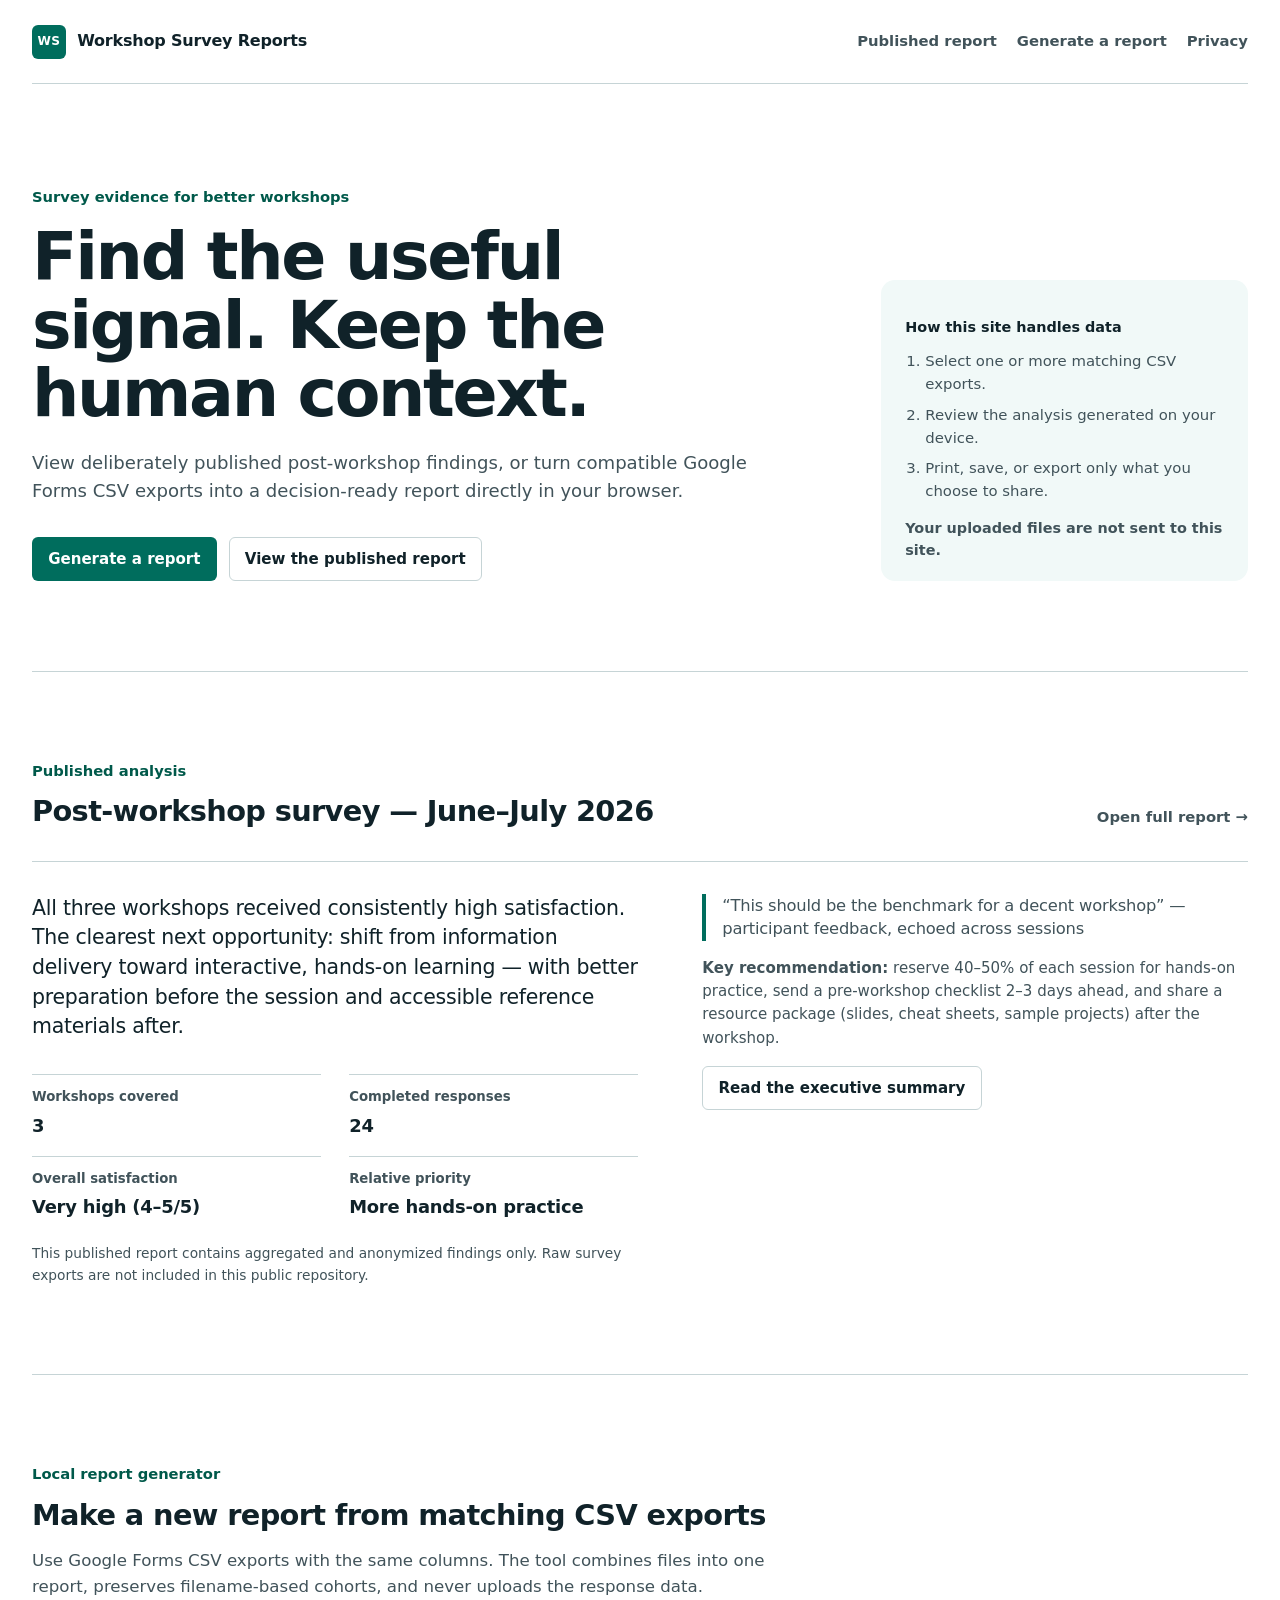
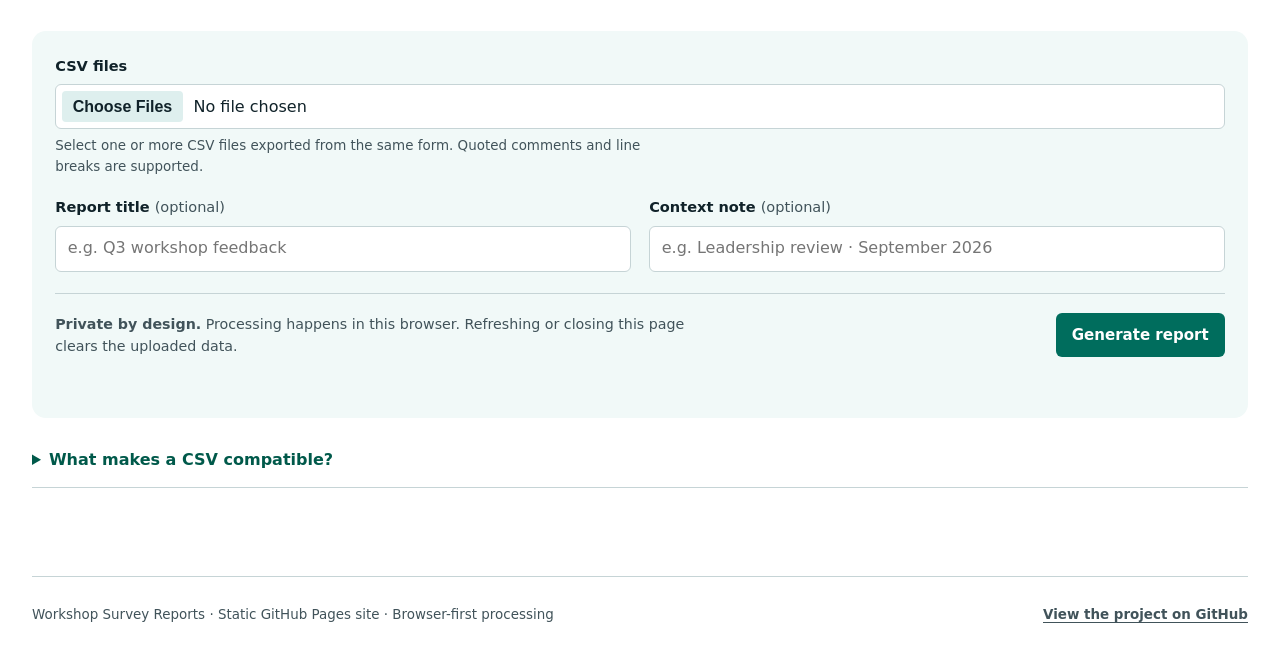
<file: site/index.html>
<!doctype html>
<html lang="en">
  <head>
    <meta charset="utf-8" />
    <meta name="viewport" content="width=device-width, initial-scale=1" />
    <meta
      name="description"
      content="A privacy-conscious static tool for publishing and generating post-workshop survey reports."
    />
    <title>Workshop Survey Reports</title>
    <link rel="stylesheet" href="assets/styles.css" />
    <script type="module" src="assets/app.js"></script>
  </head>
  <body>
    <a class="skip-link" href="#main-content">Skip to main content</a>

    <header class="site-header">
      <a class="brand" href="#top" aria-label="Workshop Survey Reports home">
        <span class="brand-mark" aria-hidden="true">WS</span>
        <span>Workshop Survey Reports</span>
      </a>
      <nav aria-label="Primary navigation">
        <a href="#published">Published report</a>
        <a href="#generator">Generate a report</a>
        <a href="#privacy">Privacy</a>
      </nav>
    </header>

    <main id="main-content">
      <section class="intro" id="top" aria-labelledby="intro-title">
        <div class="intro-copy">
          <p class="context-line">Survey evidence for better workshops</p>
          <h1 id="intro-title">Find the useful signal. Keep the human context.</h1>
          <p class="intro-lede">
            View deliberately published post-workshop findings, or turn compatible Google Forms CSV
            exports into a decision-ready report directly in your browser.
          </p>
          <div class="button-row">
            <a class="button button-primary" href="#generator">Generate a report</a>
            <a class="button button-secondary" href="#published">View the published report</a>
          </div>
        </div>
        <aside class="operating-note" aria-label="How the tool works">
          <p class="note-label">How this site handles data</p>
          <ol>
            <li>Select one or more matching CSV exports.</li>
            <li>Review the analysis generated on your device.</li>
            <li>Print, save, or export only what you choose to share.</li>
          </ol>
          <p><strong>Your uploaded files are not sent to this site.</strong></p>
        </aside>
      </section>

      <section class="section published-section" id="published" aria-labelledby="published-title">
        <div class="section-heading">
          <div>
            <p class="context-line">Published analysis</p>
            <h2 id="published-title">Post-workshop survey — June–July 2026</h2>
          </div>
          <a class="text-link" href="reports/post-workshop-2026/report.html">Open full report <span aria-hidden="true">→</span></a>
        </div>

        <div class="report-preview">
          <div class="report-reading">
            <p class="report-statement">
              All three workshops received consistently high satisfaction. The clearest next opportunity:
              shift from information delivery toward interactive, hands-on learning — with better preparation
              before the session and accessible reference materials after.
            </p>
            <dl class="report-facts">
              <div><dt>Workshops covered</dt><dd>3</dd></div>
              <div><dt>Completed responses</dt><dd>24</dd></div>
              <div><dt>Overall satisfaction</dt><dd>Very high (4–5/5)</dd></div>
              <div><dt>Relative priority</dt><dd>More hands-on practice</dd></div>
            </dl>
          </div>
          <div class="report-actions">
            <p class="report-statement" style="margin: 0; font-size: 1.02rem; color: var(--muted); border-left: 0.25rem solid var(--primary); padding-left: 1rem;">
              “This should be the benchmark for a decent workshop” — participant feedback, echoed across sessions
            </p>
            <p style="margin-top: 1rem;">
              <strong>Key recommendation:</strong> reserve 40–50% of each session for hands-on practice, send a
              pre-workshop checklist 2–3 days ahead, and share a resource package (slides, cheat sheets, sample
              projects) after the workshop.
            </p>
            <a class="button button-secondary" href="reports/post-workshop-2026/report.html">Read the executive summary</a>
          </div>
        </div>
        <p class="privacy-caption">
          This published report contains aggregated and anonymized findings only. Raw survey exports are not included in this public repository.
        </p>
      </section>

      <section class="section generator-section" id="generator" aria-labelledby="generator-title">
        <div class="section-heading compact-heading">
          <div>
            <p class="context-line">Local report generator</p>
            <h2 id="generator-title">Make a new report from matching CSV exports</h2>
          </div>
        </div>
        <p class="section-lede">
          Use Google Forms CSV exports with the same columns. The tool combines files into one report,
          preserves filename-based cohorts, and never uploads the response data.
        </p>

        <form class="report-form" id="report-form" novalidate>
          <div class="form-grid">
            <div class="field-group field-wide">
              <label for="survey-files">CSV files</label>
              <input id="survey-files" name="survey-files" type="file" accept=".csv,text/csv" multiple required />
              <p class="field-help" id="file-help">
                Select one or more CSV files exported from the same form. Quoted comments and line breaks are supported.
              </p>
            </div>
            <div class="field-group">
              <label for="report-title">Report title <span class="optional">(optional)</span></label>
              <input id="report-title" name="report-title" type="text" maxlength="120" placeholder="e.g. Q3 workshop feedback" />
            </div>
            <div class="field-group">
              <label for="report-context">Context note <span class="optional">(optional)</span></label>
              <input id="report-context" name="report-context" type="text" maxlength="180" placeholder="e.g. Leadership review · September 2026" />
            </div>
          </div>
          <div class="form-footer">
            <p class="privacy-message" id="privacy">
              <strong>Private by design.</strong> Processing happens in this browser. Refreshing or closing this page clears the uploaded data.
            </p>
            <button class="button button-primary" type="submit" id="generate-button">Generate report</button>
          </div>
          <p class="form-status" id="form-status" role="status" aria-live="polite"></p>
        </form>

        <details class="format-help">
          <summary>What makes a CSV compatible?</summary>
          <div>
            <p>
              Every selected file must have the same header row. The tool treats columns containing only
              1–5 values as rating questions, recognizes a timestamp column when present, and recognizes a
              clearly named or likely free-text feedback column when present.
            </p>
            <p>
              It is optimized for Google Forms exports like the published report. It reports missing values
              rather than silently converting them to a score.
            </p>
          </div>
        </details>
      </section>

      <section class="section results-section" id="results" hidden aria-labelledby="results-title">
        <div class="section-heading">
          <div>
            <p class="context-line">Generated locally</p>
            <h2 id="results-title" tabindex="-1">Survey report</h2>
            <p class="generated-context" id="generated-context"></p>
          </div>
          <div class="result-actions">
            <button class="button button-secondary" type="button" id="download-summary">Download summary CSV</button>
            <button class="button button-primary" type="button" id="print-report">Print / Save PDF</button>
          </div>
        </div>

        <div class="analysis-disclosure" id="analysis-disclosure"></div>
        <div class="generated-summary" id="generated-summary"></div>

        <div class="results-layout">
          <section class="result-block" aria-labelledby="question-score-title">
            <h3 id="question-score-title">Question scores</h3>
            <p class="block-intro">Means use all available responses to each item. The bar uses the full 0–5 scale.</p>
            <div class="score-list" id="score-list"></div>
          </section>

          <section class="result-block" aria-labelledby="cohort-title">
            <h3 id="cohort-title">Filename-based cohorts</h3>
            <p class="block-intro">Cohort labels come from filenames and are descriptive only—not departments or facilitators.</p>
            <div class="table-scroll" id="cohort-table"></div>
          </section>
        </div>

        <section class="result-block" id="profile-results" hidden aria-labelledby="profile-title">
          <h3 id="profile-title">Additional profile fields</h3>
          <p class="block-intro">
            Categorical fields outside the rating scale—such as department, team, job level, location, or AI-tool questions—are summarized when present.
          </p>
          <div class="profile-grid" id="profile-fields"></div>
        </section>

        <section class="result-block" aria-labelledby="distribution-title">
          <h3 id="distribution-title">Full question distribution</h3>
          <p class="block-intro">Ratings are classified as positive (4–5), neutral (3), and negative (1–2) for analysis.</p>
          <div class="table-scroll" id="question-table"></div>
        </section>

        <section class="result-block feedback-block" id="feedback-results" hidden aria-labelledby="feedback-title">
          <h3 id="feedback-title">Written feedback — local review</h3>
          <p class="block-intro">
            Automated phrase tags are an orientation aid, not a substitute for human review. Comments remain in this browser unless you export them yourself.
          </p>
          <div class="feedback-layout">
            <div id="feedback-themes"></div>
            <details class="local-comments">
              <summary id="comment-summary">Review written comments</summary>
              <ol id="comment-list"></ol>
            </details>
          </div>
        </section>

        <section class="method-note" aria-labelledby="method-title">
          <h3 id="method-title">Methods and limits</h3>
          <ul id="method-list"></ul>
        </section>
      </section>
    </main>

    <footer class="site-footer">
      <p>Workshop Survey Reports · Static GitHub Pages site · Browser-first processing</p>
      <a href="https://github.com/swd-edag-my/workshop-survey-reports">View the project on GitHub</a>
    </footer>
  </body>
</html>
</file>
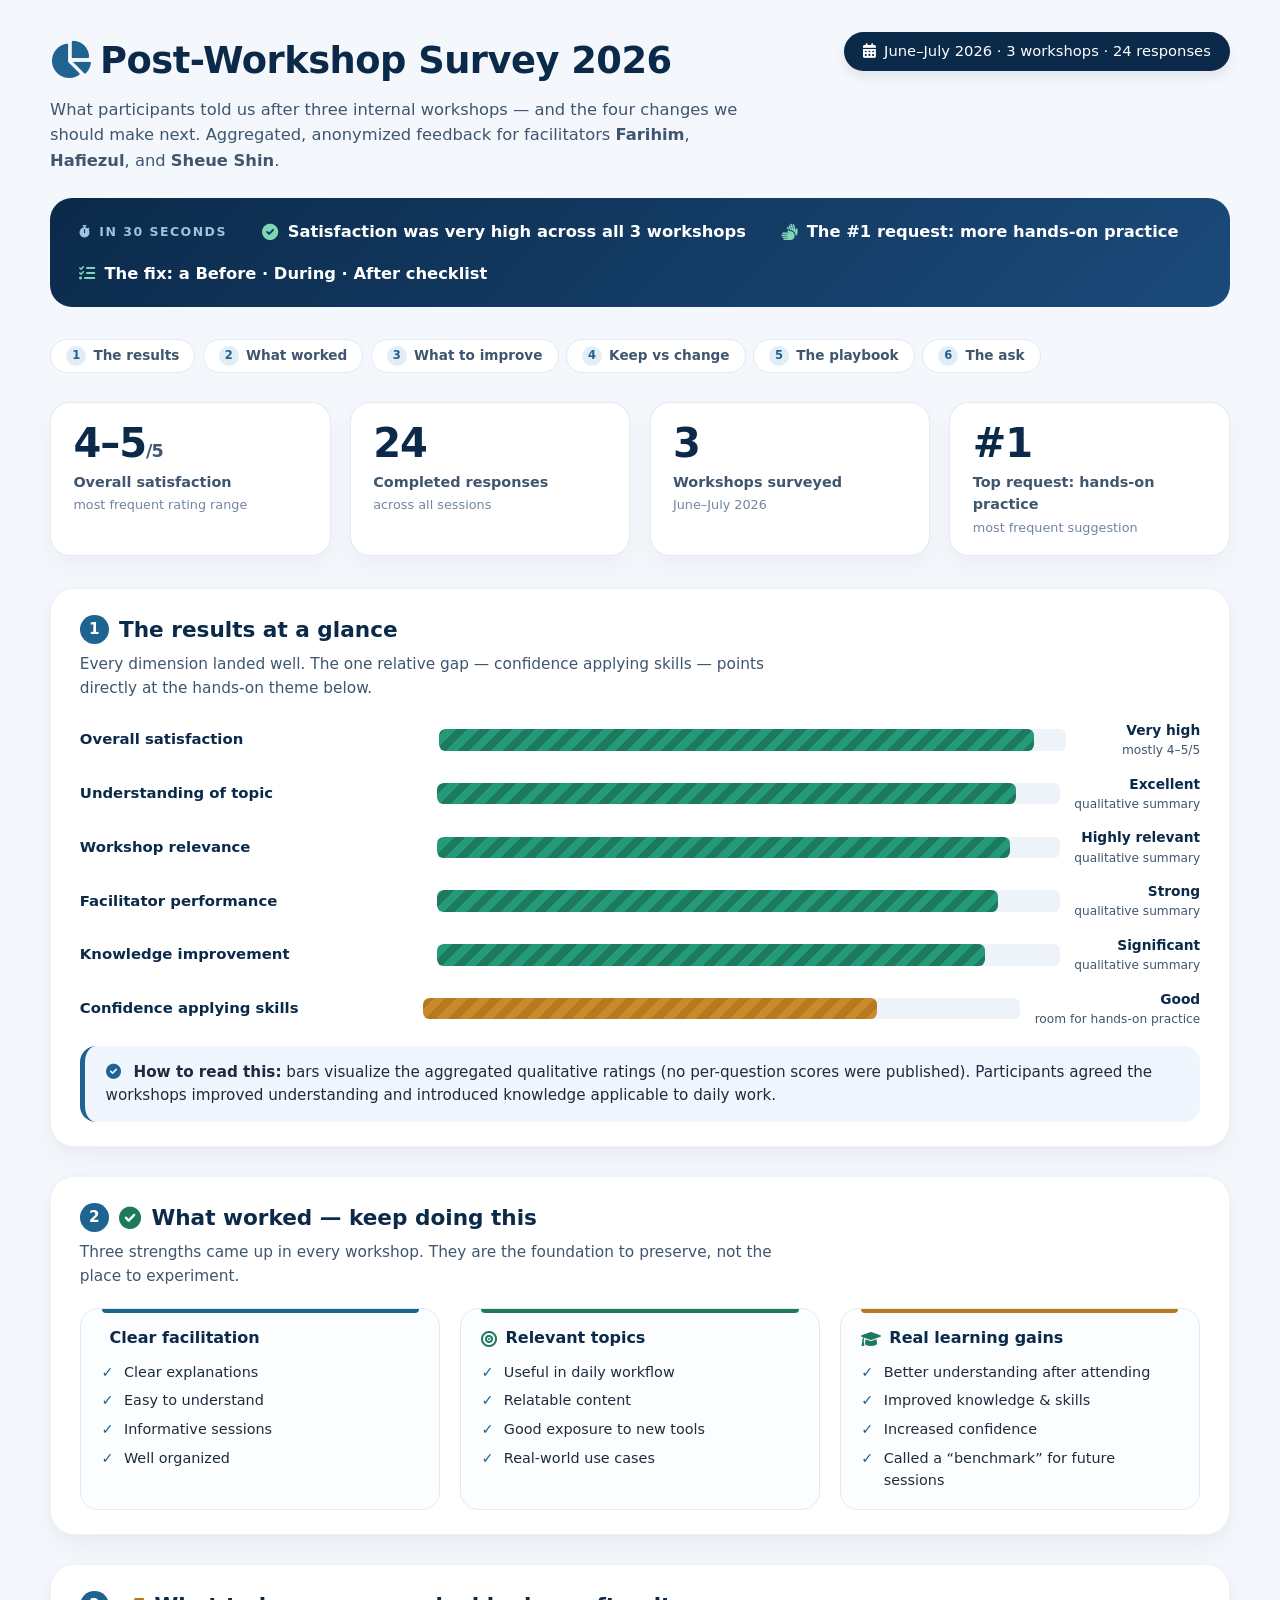
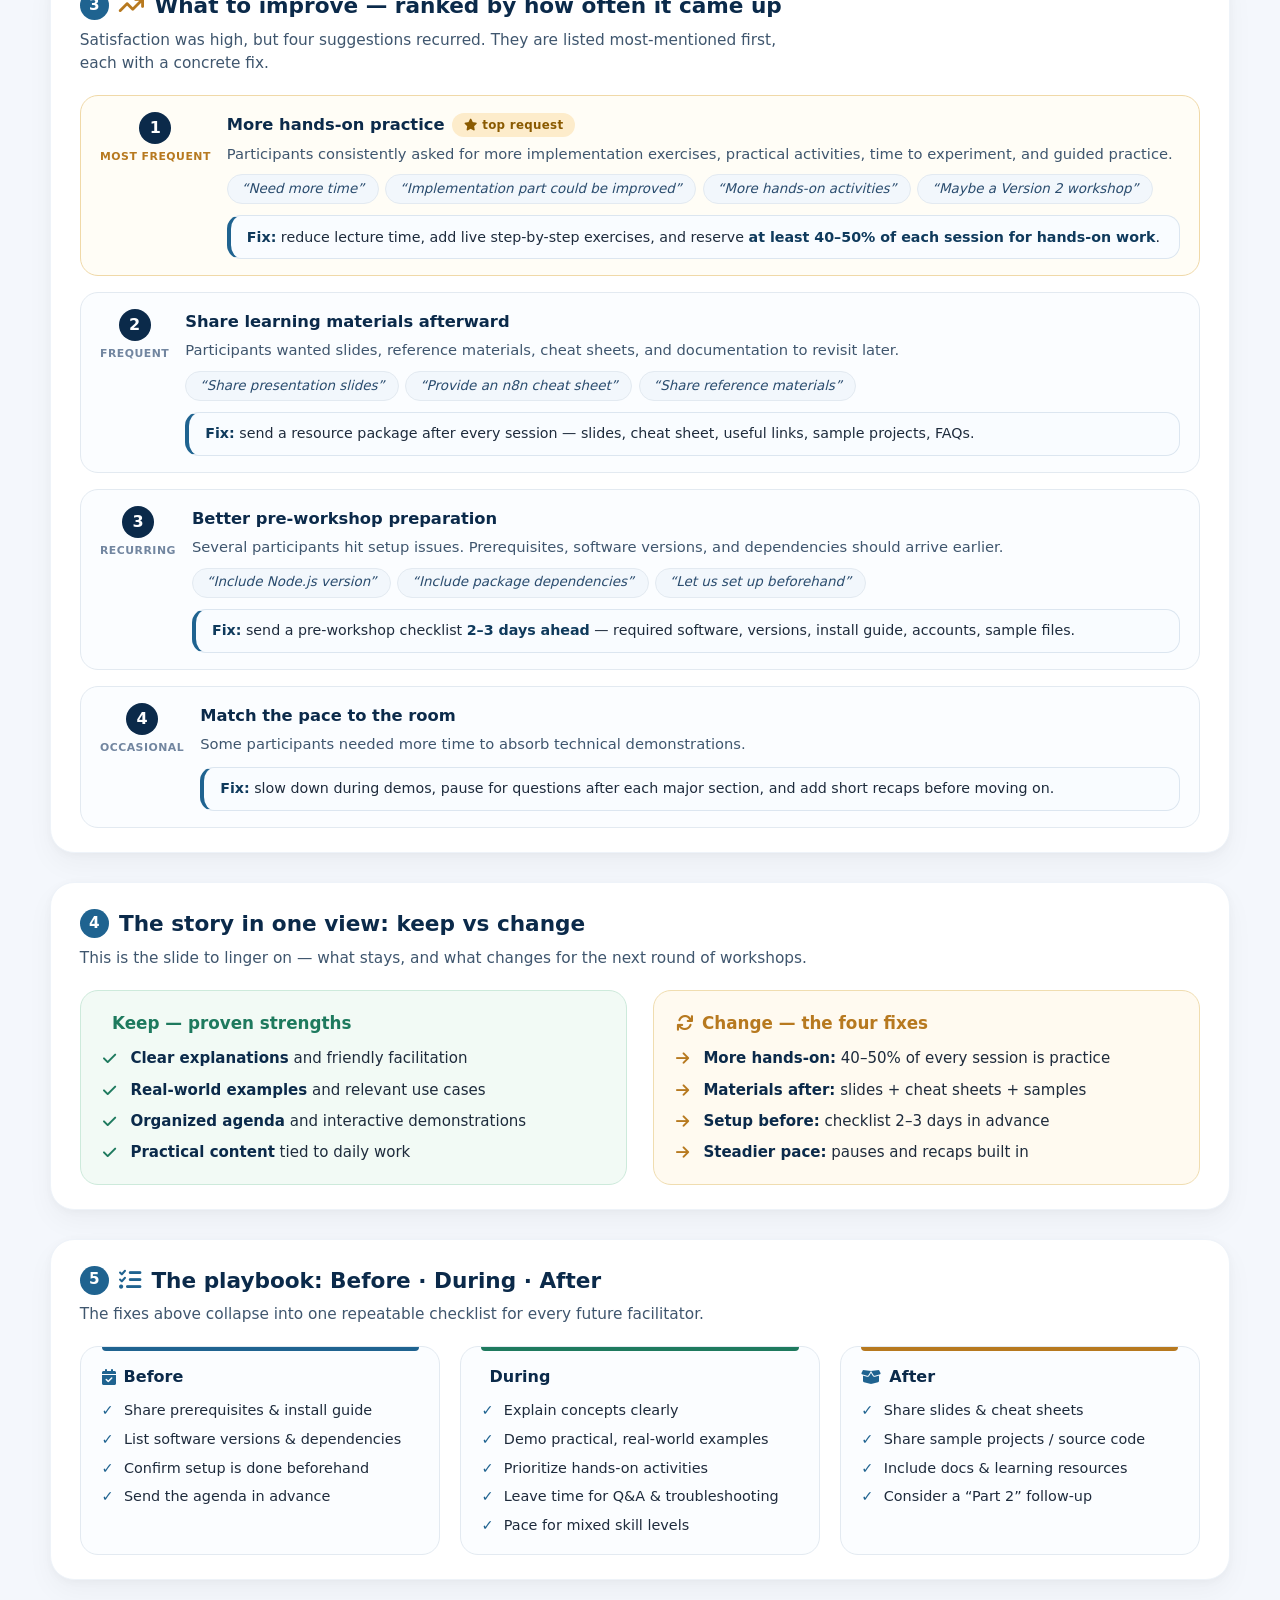
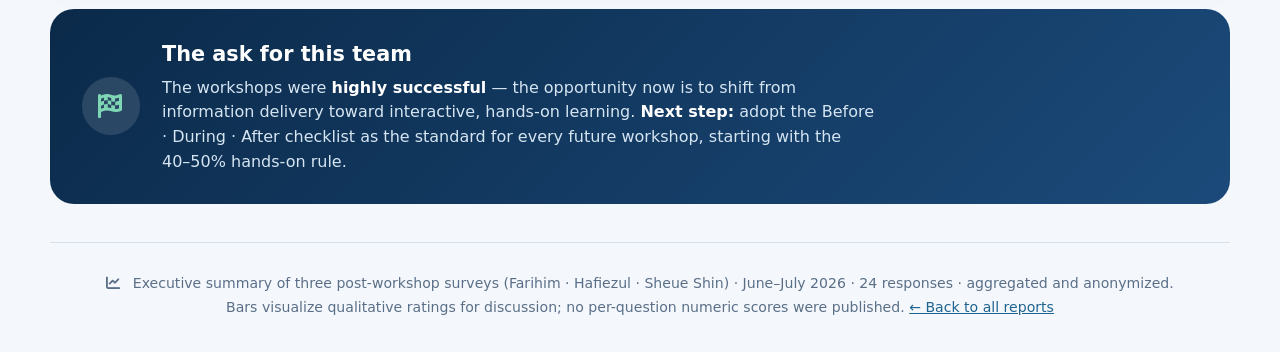
<file: site/reports/post-workshop-2026/report.html>
<!DOCTYPE html>
<html lang="en">
<head>
  <meta charset="UTF-8" />
  <meta name="viewport" content="width=device-width, initial-scale=1.0"/>
  <title>Post-Workshop Survey 2026 · Key Insights &amp; Recommendations</title>
  <!-- Font Awesome (icons) -->
  <link rel="stylesheet" href="https://cdnjs.cloudflare.com/ajax/libs/font-awesome/6.0.0-beta3/css/all.min.css" />
  <style>
    * { margin: 0; padding: 0; box-sizing: border-box; }

    :root {
      --ink: #1e2b3c;
      --ink-soft: #3f566e;
      --navy: #0b2a4a;
      --blue: #1f6390;
      --blue-soft: #e3edf6;
      --green: #1e7a5e;
      --green-soft: #d9f0e3;
      --amber: #b7791f;
      --amber-soft: #fdf4e6;
      --line: #e3eaf1;
      --bg: #f4f7fc;
    }

    body {
      background: var(--bg);
      font-family: 'Segoe UI', Roboto, system-ui, sans-serif;
      padding: 2rem 1.5rem;
      color: var(--ink);
      line-height: 1.55;
    }

    .container { max-width: 1180px; margin: 0 auto; }

    a { color: var(--blue); }

    /* ---------- header ---------- */
    .header {
      margin-bottom: 1.6rem;
      display: flex;
      flex-wrap: wrap;
      justify-content: space-between;
      align-items: flex-start;
      gap: 1rem;
    }
    .header h1 {
      font-weight: 650;
      font-size: clamp(1.7rem, 3.4vw, 2.3rem);
      letter-spacing: -0.5px;
      color: var(--navy);
    }
    .header h1 i { color: var(--blue); margin-right: 0.6rem; }
    .subtitle {
      margin-top: 0.5rem;
      color: var(--ink-soft);
      font-size: 1.02rem;
      max-width: 720px;
    }
    .badge {
      background: var(--navy);
      color: #fff;
      padding: 0.5rem 1.2rem;
      border-radius: 40px;
      font-weight: 500;
      font-size: 0.92rem;
      white-space: nowrap;
      box-shadow: 0 6px 12px rgba(0,20,40,0.08);
    }
    .badge i { margin-right: 0.5rem; }

    /* ---------- talking points banner ---------- */
    .talking-points {
      background: linear-gradient(135deg, #0b2a4a, #1b4a7a);
      color: #fff;
      border-radius: 22px;
      padding: 1.3rem 1.8rem;
      margin-bottom: 2rem;
      display: flex;
      flex-wrap: wrap;
      gap: 1rem 2.2rem;
      align-items: center;
    }
    .talking-points .tp-label {
      font-size: 0.78rem;
      font-weight: 700;
      letter-spacing: 1.5px;
      text-transform: uppercase;
      color: #9cc3e0;
      display: flex;
      align-items: center;
      gap: 0.5rem;
    }
    .talking-points .tp-item {
      font-size: 1.02rem;
      font-weight: 550;
      display: flex;
      align-items: center;
      gap: 0.6rem;
    }
    .talking-points .tp-item i { color: #7fd6b5; }

    /* ---------- headline stat band ---------- */
    .stat-band {
      display: grid;
      grid-template-columns: repeat(4, 1fr);
      gap: 1.2rem;
      margin-bottom: 2rem;
    }
    .stat {
      background: #fff;
      border: 1px solid var(--line);
      border-radius: 20px;
      padding: 1.3rem 1.4rem 1.1rem;
      box-shadow: 0 10px 24px rgba(0,0,0,0.04);
    }
    .stat .num {
      font-size: 2.5rem;
      font-weight: 700;
      letter-spacing: -1px;
      color: var(--navy);
      line-height: 1;
      font-variant-numeric: tabular-nums;
    }
    .stat .num .unit { font-size: 1.1rem; font-weight: 600; color: var(--ink-soft); }
    .stat .cap {
      margin-top: 0.45rem;
      font-size: 0.9rem;
      color: var(--ink-soft);
      font-weight: 600;
    }
    .stat .sub { font-size: 0.8rem; color: #7286a0; font-weight: 400; display: block; margin-top: 0.15rem; }

    /* ---------- cards & section scaffold ---------- */
    .card {
      background: #fff;
      border-radius: 24px;
      padding: 1.5rem 1.8rem;
      box-shadow: 0 12px 28px rgba(0,0,0,0.04), 0 2px 8px rgba(0,20,40,0.03);
      border: 1px solid #eef3f9;
      margin-bottom: 1.8rem;
    }
    .card > h2 {
      font-size: 1.35rem;
      font-weight: 650;
      margin-bottom: 0.4rem;
      color: var(--navy);
      display: flex;
      align-items: center;
      gap: 0.65rem;
    }
    .card > h2 i { color: var(--blue); font-size: 1.4rem; }
    .section-lede { color: var(--ink-soft); font-size: 0.96rem; margin-bottom: 1.2rem; max-width: 75ch; }

    .sec-num {
      display: inline-flex;
      align-items: center;
      justify-content: center;
      min-width: 1.8rem;
      height: 1.8rem;
      border-radius: 50%;
      background: var(--blue);
      color: #fff;
      font-size: 0.95rem;
      font-weight: 700;
    }

    .grid-2col { display: grid; grid-template-columns: 1fr 1fr; gap: 1.8rem; margin-bottom: 1.8rem; }
    .grid-2col .card { margin-bottom: 0; }

    /* ---------- score bars (visual, not color-only) ---------- */
    .bar-list { display: grid; gap: 0.85rem; margin-top: 0.4rem; }
    .bar-row { display: grid; grid-template-columns: minmax(11rem, 1.1fr) minmax(8rem, 2fr) auto; align-items: center; gap: 0.9rem; }
    .bar-label { font-size: 0.93rem; font-weight: 600; color: var(--navy); }
    .bar-track { position: relative; height: 1.35rem; background: #eef3f9; border-radius: 0.4rem; overflow: hidden; }
    .bar-fill {
      height: 100%;
      border-radius: inherit;
      background: repeating-linear-gradient(-45deg, var(--blue), var(--blue) 8px, #2b6c9e 8px, #2b6c9e 16px);
    }
    .bar-fill.green { background: repeating-linear-gradient(-45deg, var(--green), var(--green) 8px, #259a78 8px, #259a78 16px); }
    .bar-fill.amber { background: repeating-linear-gradient(-45deg, #c98a2b, #c98a2b 8px, var(--amber) 8px, var(--amber) 16px); }
    .bar-value { min-width: 7.5rem; font-size: 0.86rem; font-weight: 600; color: var(--navy); text-align: right; font-variant-numeric: tabular-nums; }
    .bar-value .qual { display: block; font-size: 0.76rem; font-weight: 500; color: var(--ink-soft); }

    /* ---------- ranked improvement themes ---------- */
    .rank-list { display: grid; gap: 1rem; margin-top: 0.4rem; }
    .rank-item {
      display: grid;
      grid-template-columns: auto 1fr;
      gap: 1rem;
      background: #fbfdff;
      border: 1px solid var(--line);
      border-radius: 18px;
      padding: 1rem 1.2rem;
    }
    .rank-item.most { border-color: #f0d9a8; background: #fffdf6; }
    .rank-badge {
      display: flex;
      flex-direction: column;
      align-items: center;
      gap: 0.3rem;
      min-width: 3.4rem;
    }
    .rank-badge .rank {
      display: inline-flex;
      align-items: center;
      justify-content: center;
      width: 2rem;
      height: 2rem;
      border-radius: 50%;
      background: var(--navy);
      color: #fff;
      font-weight: 700;
      font-size: 1rem;
    }
    .rank-badge .freq { font-size: 0.68rem; font-weight: 700; letter-spacing: 0.5px; text-transform: uppercase; color: #7286a0; text-align: center; }
    .rank-badge .freq.hot { color: var(--amber); }
    .rank-body h3 { font-size: 1.02rem; font-weight: 650; color: var(--navy); margin-bottom: 0.3rem; display: flex; align-items: center; flex-wrap: wrap; gap: 0.5rem; }
    .rank-body p { font-size: 0.92rem; color: var(--ink-soft); }

    .pill {
      display: inline-block;
      background: var(--blue-soft);
      color: #15415f;
      font-size: 0.74rem;
      font-weight: 650;
      padding: 0.18rem 0.75rem;
      border-radius: 40px;
      letter-spacing: 0.3px;
    }
    .pill.star { background: #fdeccb; color: #8a5a00; }
    .pill.green { background: var(--green-soft); color: var(--green); }

    .quote-list { list-style: none; margin-top: 0.55rem; display: flex; flex-wrap: wrap; gap: 0.4rem; }
    .quote-list li {
      font-size: 0.84rem;
      font-style: italic;
      color: #2a4c6e;
      background: #f2f7fc;
      border: 1px solid var(--line);
      border-radius: 30px;
      padding: 0.22rem 0.85rem;
    }
    .quote-list li::before { content: "“"; }
    .quote-list li::after { content: "”"; }

    .rec-box {
      background: #f9fcff;
      border-radius: 14px;
      border: 1px solid #dce6f0;
      border-left: 4px solid var(--blue);
      padding: 0.65rem 1rem;
      margin-top: 0.7rem;
      font-size: 0.89rem;
      line-height: 1.5;
    }
    .rec-box strong { color: #0f3a5c; }

    /* ---------- keep vs change split ---------- */
    .kc-grid { display: grid; grid-template-columns: 1fr 1fr; gap: 1.6rem; margin-top: 0.6rem; }
    .kc-col { border-radius: 18px; padding: 1.2rem 1.4rem; }
    .kc-col.keep { background: #f2faf5; border: 1px solid #cdeadb; }
    .kc-col.change { background: #fffaf0; border: 1px solid #f0ddb0; }
    .kc-col h3 {
      font-size: 1.05rem;
      font-weight: 700;
      display: flex;
      align-items: center;
      gap: 0.55rem;
      margin-bottom: 0.7rem;
    }
    .kc-col.keep h3 { color: var(--green); }
    .kc-col.change h3 { color: var(--amber); }
    .kc-col ul { list-style: none; display: grid; gap: 0.5rem; }
    .kc-col li { position: relative; padding-left: 1.7rem; font-size: 0.94rem; color: var(--ink); }
    .kc-col.keep li::before { content: "\f00c"; font-family: "Font Awesome 6 Free"; font-weight: 900; position: absolute; left: 0; color: var(--green); }
    .kc-col.change li::before { content: "\f061"; font-family: "Font Awesome 6 Free"; font-weight: 900; position: absolute; left: 0; color: var(--amber); }
    .kc-col li strong { color: var(--navy); }

    /* ---------- before / during / after ---------- */
    .phase-grid { display: grid; grid-template-columns: 1fr 1fr 1fr; gap: 1.2rem; margin-top: 0.6rem; }
    .phase-col {
      background: #fbfdff;
      border: 1px solid var(--line);
      border-radius: 18px;
      padding: 1.1rem 1.3rem;
      position: relative;
    }
    .phase-col::before {
      content: "";
      position: absolute;
      top: 0; left: 1.3rem; right: 1.3rem;
      height: 4px;
      border-radius: 0 0 4px 4px;
      background: var(--blue);
    }
    .phase-col:nth-child(2)::before { background: var(--green); }
    .phase-col:nth-child(3)::before { background: var(--amber); }
    .phase-title { font-weight: 700; color: var(--navy); margin-bottom: 0.6rem; font-size: 1rem; display: flex; align-items: center; gap: 0.5rem; }
    .phase-title i { color: var(--blue); }
    .phase-col ul { list-style: none; font-size: 0.9rem; display: grid; gap: 0.4rem; }
    .phase-col li { position: relative; padding-left: 1.4rem; color: var(--ink); }
    .phase-col li::before { content: "✓"; position: absolute; left: 0; color: var(--blue); font-weight: bold; }

    /* ---------- ask / next step ---------- */
    .ask-band {
      background: linear-gradient(135deg, #0b2a4a, #1b4a7a);
      color: #fff;
      border-radius: 24px;
      padding: 1.8rem 2rem;
      display: grid;
      grid-template-columns: auto 1fr;
      gap: 1.4rem;
      align-items: center;
      margin-bottom: 1.8rem;
    }
    .ask-band .ask-icon {
      width: 3.6rem; height: 3.6rem;
      border-radius: 50%;
      background: rgba(255,255,255,0.12);
      display: grid; place-items: center;
      font-size: 1.5rem; color: #7fd6b5;
    }
    .ask-band h2 { font-size: 1.3rem; font-weight: 650; margin-bottom: 0.35rem; }
    .ask-band p { color: #d5e5f2; font-size: 1rem; max-width: 70ch; }
    .ask-band strong { color: #fff; }

    .footer-note {
      text-align: center;
      margin-top: 2.4rem;
      font-size: 0.88rem;
      color: #5a6f87;
      border-top: 1px solid #d6e1ed;
      padding-top: 1.8rem;
      line-height: 1.7;
    }

    .mini-toc {
      display: flex; flex-wrap: wrap; gap: 0.45rem;
      margin: 0 0 1.8rem;
    }
    .mini-toc a {
      display: inline-flex; align-items: center; gap: 0.45rem;
      background: #fff; border: 1px solid var(--line);
      border-radius: 30px; padding: 0.35rem 0.95rem;
      font-size: 0.85rem; font-weight: 600; color: var(--ink-soft);
      text-decoration: none;
      transition: 0.15s ease;
    }
    .mini-toc a:hover { border-color: var(--blue); color: var(--blue); }
    .mini-toc .toc-num {
      display: inline-grid; place-items: center;
      width: 1.25rem; height: 1.25rem; border-radius: 50%;
      background: var(--blue-soft); color: var(--blue);
      font-size: 0.72rem; font-weight: 700;
    }

    .insight-box {
      background: #f0f6fe;
      border-radius: 16px;
      padding: 0.9rem 1.3rem;
      margin-top: 1.1rem;
      border-left: 5px solid var(--blue);
      font-size: 0.95rem;
      line-height: 1.55;
    }

    section { scroll-margin-top: 1rem; }

    @media (max-width: 900px) {
      .stat-band { grid-template-columns: repeat(2, 1fr); }
      .grid-2col, .kc-grid, .phase-grid { grid-template-columns: 1fr; }
      .ask-band { grid-template-columns: 1fr; }
      .bar-row { grid-template-columns: 1fr; gap: 0.3rem; }
      .bar-value { text-align: left; }
    }

    @media (prefers-reduced-motion: reduce) {
      *, *::before, *::after { transition-duration: 0.01ms !important; animation-duration: 0.01ms !important; }
    }

    @media print {
      body { background: #fff; padding: 0.5rem; font-size: 10pt; }
      .card, .stat, .talking-points, .ask-band { box-shadow: none; break-inside: avoid; }
      .mini-toc { display: none; }
      .card { margin-bottom: 1rem; }
    }
  </style>
</head>
<body>
<div class="container">

  <!-- ===== Header ===== -->
  <header class="header">
    <div>
      <h1><i class="fas fa-chart-pie"></i>Post-Workshop Survey 2026</h1>
      <p class="subtitle">What participants told us after three internal workshops — and the four changes we should make next. Aggregated, anonymized feedback for facilitators <strong>Farihim</strong>, <strong>Hafiezul</strong>, and <strong>Sheue Shin</strong>.</p>
    </div>
    <span class="badge"><i class="fas fa-calendar-alt"></i>June–July 2026 · 3 workshops · 24 responses</span>
  </header>

  <!-- ===== 60-second talking points ===== -->
  <div class="talking-points" role="note" aria-label="Summary in thirty seconds">
    <span class="tp-label"><i class="fas fa-stopwatch"></i>In 30 seconds</span>
    <span class="tp-item"><i class="fas fa-circle-check"></i>Satisfaction was very high across all 3 workshops</span>
    <span class="tp-item"><i class="fas fa-hands"></i>The #1 request: more hands-on practice</span>
    <span class="tp-item"><i class="fas fa-list-check"></i>The fix: a Before · During · After checklist</span>
  </div>

  <!-- ===== Mini table of contents (speaker navigation) ===== -->
  <nav class="mini-toc" aria-label="Report sections">
    <a href="#results"><span class="toc-num">1</span>The results</a>
    <a href="#worked"><span class="toc-num">2</span>What worked</a>
    <a href="#improve"><span class="toc-num">3</span>What to improve</a>
    <a href="#keep-change"><span class="toc-num">4</span>Keep vs change</a>
    <a href="#playbook"><span class="toc-num">5</span>The playbook</a>
    <a href="#ask"><span class="toc-num">6</span>The ask</a>
  </nav>

  <!-- ===== 1 · Headline numbers ===== -->
  <section id="results" aria-labelledby="results-title">
    <div class="stat-band">
      <div class="stat">
        <div class="num">4–5<span class="unit">/5</span></div>
        <div class="cap">Overall satisfaction<span class="sub">most frequent rating range</span></div>
      </div>
      <div class="stat">
        <div class="num">24</div>
        <div class="cap">Completed responses<span class="sub">across all sessions</span></div>
      </div>
      <div class="stat">
        <div class="num">3</div>
        <div class="cap">Workshops surveyed<span class="sub">June–July 2026</span></div>
      </div>
      <div class="stat">
        <div class="num">#1</div>
        <div class="cap">Top request: hands-on practice<span class="sub">most frequent suggestion</span></div>
      </div>
    </div>

    <div class="card">
      <h2><span class="sec-num">1</span> The results at a glance</h2>
      <p class="section-lede">Every dimension landed well. The one relative gap — confidence applying skills — points directly at the hands-on theme below.</p>
      <div class="bar-list">
        <div class="bar-row">
          <span class="bar-label">Overall satisfaction</span>
          <div class="bar-track" role="img" aria-label="Overall satisfaction: very high, mostly 4 to 5 out of 5"><div class="bar-fill green" style="width: 95%"></div></div>
          <span class="bar-value">Very high<span class="qual">mostly 4–5/5</span></span>
        </div>
        <div class="bar-row">
          <span class="bar-label">Understanding of topic</span>
          <div class="bar-track" role="img" aria-label="Understanding of topic: excellent"><div class="bar-fill green" style="width: 93%"></div></div>
          <span class="bar-value">Excellent<span class="qual">qualitative summary</span></span>
        </div>
        <div class="bar-row">
          <span class="bar-label">Workshop relevance</span>
          <div class="bar-track" role="img" aria-label="Workshop relevance: highly relevant"><div class="bar-fill green" style="width: 92%"></div></div>
          <span class="bar-value">Highly relevant<span class="qual">qualitative summary</span></span>
        </div>
        <div class="bar-row">
          <span class="bar-label">Facilitator performance</span>
          <div class="bar-track" role="img" aria-label="Facilitator performance: strong"><div class="bar-fill green" style="width: 90%"></div></div>
          <span class="bar-value">Strong<span class="qual">qualitative summary</span></span>
        </div>
        <div class="bar-row">
          <span class="bar-label">Knowledge improvement</span>
          <div class="bar-track" role="img" aria-label="Knowledge improvement: significant"><div class="bar-fill green" style="width: 88%"></div></div>
          <span class="bar-value">Significant<span class="qual">qualitative summary</span></span>
        </div>
        <div class="bar-row">
          <span class="bar-label">Confidence applying skills</span>
          <div class="bar-track" role="img" aria-label="Confidence applying skills: good, with room for more hands-on practice"><div class="bar-fill amber" style="width: 76%"></div></div>
          <span class="bar-value">Good<span class="qual">room for hands-on practice</span></span>
        </div>
      </div>
      <div class="insight-box">
        <i class="fas fa-check-circle" style="color: var(--blue); margin-right: 0.5rem;"></i>
        <strong>How to read this:</strong> bars visualize the aggregated qualitative ratings (no per-question scores were published). Participants agreed the workshops improved understanding and introduced knowledge applicable to daily work.
      </div>
    </div>
  </section>

  <!-- ===== 2 · What worked ===== -->
  <section id="worked" aria-labelledby="worked-title">
    <div class="card">
      <h2 id="worked-title"><span class="sec-num">2</span><i class="fas fa-circle-check" style="color: var(--green);"></i> What worked — keep doing this</h2>
      <p class="section-lede">Three strengths came up in every workshop. They are the foundation to preserve, not the place to experiment.</p>
      <div class="phase-grid">
        <div class="phase-col">
          <div class="phase-title"><i class="fas fa-person-chalkboard" style="color: var(--green);"></i> Clear facilitation</div>
          <ul>
            <li>Clear explanations</li>
            <li>Easy to understand</li>
            <li>Informative sessions</li>
            <li>Well organized</li>
          </ul>
        </div>
        <div class="phase-col">
          <div class="phase-title"><i class="fas fa-bullseye" style="color: var(--green);"></i> Relevant topics</div>
          <ul>
            <li>Useful in daily workflow</li>
            <li>Relatable content</li>
            <li>Good exposure to new tools</li>
            <li>Real-world use cases</li>
          </ul>
        </div>
        <div class="phase-col">
          <div class="phase-title"><i class="fas fa-graduation-cap" style="color: var(--green);"></i> Real learning gains</div>
          <ul>
            <li>Better understanding after attending</li>
            <li>Improved knowledge &amp; skills</li>
            <li>Increased confidence</li>
            <li>Called a “benchmark” for future sessions</li>
          </ul>
        </div>
      </div>
    </div>
  </section>

  <!-- ===== 3 · What to improve ===== -->
  <section id="improve" aria-labelledby="improve-title">
    <div class="card">
      <h2 id="improve-title"><span class="sec-num">3</span><i class="fas fa-arrow-trend-up" style="color: var(--amber);"></i> What to improve — ranked by how often it came up</h2>
      <p class="section-lede">Satisfaction was high, but four suggestions recurred. They are listed most-mentioned first, each with a concrete fix.</p>
      <div class="rank-list">

        <div class="rank-item most">
          <div class="rank-badge">
            <span class="rank">1</span>
            <span class="freq hot">Most frequent</span>
          </div>
          <div class="rank-body">
            <h3>More hands-on practice <span class="pill star"><i class="fas fa-star"></i> top request</span></h3>
            <p>Participants consistently asked for more implementation exercises, practical activities, time to experiment, and guided practice.</p>
            <ul class="quote-list">
              <li>Need more time</li>
              <li>Implementation part could be improved</li>
              <li>More hands-on activities</li>
              <li>Maybe a Version 2 workshop</li>
            </ul>
            <div class="rec-box"><strong>Fix:</strong> reduce lecture time, add live step-by-step exercises, and reserve <strong>at least 40–50% of each session for hands-on work</strong>.</div>
          </div>
        </div>

        <div class="rank-item">
          <div class="rank-badge">
            <span class="rank">2</span>
            <span class="freq">Frequent</span>
          </div>
          <div class="rank-body">
            <h3>Share learning materials afterward</h3>
            <p>Participants wanted slides, reference materials, cheat sheets, and documentation to revisit later.</p>
            <ul class="quote-list">
              <li>Share presentation slides</li>
              <li>Provide an n8n cheat sheet</li>
              <li>Share reference materials</li>
            </ul>
            <div class="rec-box"><strong>Fix:</strong> send a resource package after every session — slides, cheat sheet, useful links, sample projects, FAQs.</div>
          </div>
        </div>

        <div class="rank-item">
          <div class="rank-badge">
            <span class="rank">3</span>
            <span class="freq">Recurring</span>
          </div>
          <div class="rank-body">
            <h3>Better pre-workshop preparation</h3>
            <p>Several participants hit setup issues. Prerequisites, software versions, and dependencies should arrive earlier.</p>
            <ul class="quote-list">
              <li>Include Node.js version</li>
              <li>Include package dependencies</li>
              <li>Let us set up beforehand</li>
            </ul>
            <div class="rec-box"><strong>Fix:</strong> send a pre-workshop checklist <strong>2–3 days ahead</strong> — required software, versions, install guide, accounts, sample files.</div>
          </div>
        </div>

        <div class="rank-item">
          <div class="rank-badge">
            <span class="rank">4</span>
            <span class="freq">Occasional</span>
          </div>
          <div class="rank-body">
            <h3>Match the pace to the room</h3>
            <p>Some participants needed more time to absorb technical demonstrations.</p>
            <div class="rec-box"><strong>Fix:</strong> slow down during demos, pause for questions after each major section, and add short recaps before moving on.</div>
          </div>
        </div>

      </div>
    </div>
  </section>

  <!-- ===== 4 · Keep vs change ===== -->
  <section id="keep-change" aria-labelledby="kc-title">
    <div class="card">
      <h2 id="kc-title"><span class="sec-num">4</span> The story in one view: keep vs change</h2>
      <p class="section-lede">This is the slide to linger on — what stays, and what changes for the next round of workshops.</p>
      <div class="kc-grid">
        <div class="kc-col keep">
          <h3><i class="fas fa-shield-halved"></i> Keep — proven strengths</h3>
          <ul>
            <li><strong>Clear explanations</strong> and friendly facilitation</li>
            <li><strong>Real-world examples</strong> and relevant use cases</li>
            <li><strong>Organized agenda</strong> and interactive demonstrations</li>
            <li><strong>Practical content</strong> tied to daily work</li>
          </ul>
        </div>
        <div class="kc-col change">
          <h3><i class="fas fa-arrows-rotate"></i> Change — the four fixes</h3>
          <ul>
            <li><strong>More hands-on:</strong> 40–50% of every session is practice</li>
            <li><strong>Materials after:</strong> slides + cheat sheets + samples</li>
            <li><strong>Setup before:</strong> checklist 2–3 days in advance</li>
            <li><strong>Steadier pace:</strong> pauses and recaps built in</li>
          </ul>
        </div>
      </div>
    </div>
  </section>

  <!-- ===== 5 · Playbook ===== -->
  <section id="playbook" aria-labelledby="playbook-title">
    <div class="card">
      <h2 id="playbook-title"><span class="sec-num">5</span><i class="fas fa-list-check"></i> The playbook: Before · During · After</h2>
      <p class="section-lede">The fixes above collapse into one repeatable checklist for every future facilitator.</p>
      <div class="phase-grid">
        <div class="phase-col">
          <div class="phase-title"><i class="fas fa-calendar-check"></i> Before</div>
          <ul>
            <li>Share prerequisites &amp; install guide</li>
            <li>List software versions &amp; dependencies</li>
            <li>Confirm setup is done beforehand</li>
            <li>Send the agenda in advance</li>
          </ul>
        </div>
        <div class="phase-col">
          <div class="phase-title"><i class="fas fa-person-chalkboard"></i> During</div>
          <ul>
            <li>Explain concepts clearly</li>
            <li>Demo practical, real-world examples</li>
            <li>Prioritize hands-on activities</li>
            <li>Leave time for Q&amp;A &amp; troubleshooting</li>
            <li>Pace for mixed skill levels</li>
          </ul>
        </div>
        <div class="phase-col">
          <div class="phase-title"><i class="fas fa-box-open"></i> After</div>
          <ul>
            <li>Share slides &amp; cheat sheets</li>
            <li>Share sample projects / source code</li>
            <li>Include docs &amp; learning resources</li>
            <li>Consider a “Part 2” follow-up</li>
          </ul>
        </div>
      </div>
    </div>
  </section>

  <!-- ===== 6 · The ask ===== -->
  <section id="ask" aria-labelledby="ask-title">
    <div class="ask-band">
      <div class="ask-icon" aria-hidden="true"><i class="fas fa-flag-checkered"></i></div>
      <div>
        <h2 id="ask-title">The ask for this team</h2>
        <p>The workshops were <strong>highly successful</strong> — the opportunity now is to shift from information delivery toward interactive, hands-on learning. <strong>Next step:</strong> adopt the Before · During · After checklist as the standard for every future workshop, starting with the 40–50% hands-on rule.</p>
      </div>
    </div>
  </section>

  <div class="footer-note">
    <i class="fas fa-chart-line" style="margin-right: 0.5rem;"></i>
    Executive summary of three post-workshop surveys (Farihim · Hafiezul · Sheue Shin) · June–July 2026 · 24 responses · aggregated and anonymized.<br/>
    Bars visualize qualitative ratings for discussion; no per-question numeric scores were published. <a href="../../index.html">← Back to all reports</a>
  </div>
</div>
</body>
</html>
</file>
<file: site/assets/styles.css>
:root {
  color-scheme: light;
  --bg: oklch(1 0 0);
  --surface: oklch(0.975 0.008 190);
  --surface-strong: oklch(0.94 0.018 190);
  --ink: oklch(0.24 0.028 225);
  --muted: oklch(0.43 0.025 225);
  --subtle: oklch(0.62 0.018 225);
  --line: oklch(0.86 0.015 210);
  --primary: oklch(0.47 0.105 180);
  --primary-hover: oklch(0.4 0.105 180);
  --primary-soft: oklch(0.91 0.045 180);
  --focus: oklch(0.49 0.14 255);
  --warning: oklch(0.49 0.125 72);
  --warning-soft: oklch(0.95 0.045 82);
  --danger: oklch(0.48 0.14 27);
  --danger-soft: oklch(0.95 0.035 27);
  --success: oklch(0.46 0.1 155);
  --radius-sm: 0.375rem;
  --radius-md: 0.625rem;
  --radius-lg: 0.875rem;
  --measure: 72ch;
  --site-width: 76rem;
  font-family: Inter, ui-sans-serif, system-ui, -apple-system, BlinkMacSystemFont, "Segoe UI", sans-serif;
}

* { box-sizing: border-box; }
html { scroll-behavior: smooth; }
body {
  margin: 0;
  color: var(--ink);
  background: var(--bg);
  font-size: 1rem;
  line-height: 1.55;
  text-rendering: optimizeLegibility;
}

button, input { font: inherit; }
a { color: inherit; }
button, a { -webkit-tap-highlight-color: transparent; }

:focus-visible {
  outline: 0.1875rem solid var(--focus);
  outline-offset: 0.1875rem;
}

.skip-link {
  position: fixed;
  top: 0.75rem;
  left: 0.75rem;
  z-index: 5;
  padding: 0.625rem 0.875rem;
  color: var(--bg);
  background: var(--ink);
  border-radius: var(--radius-sm);
  transform: translateY(-175%);
  transition: transform 160ms ease-out;
}
.skip-link:focus { transform: translateY(0); }

.site-header {
  width: min(var(--site-width), calc(100% - 2.5rem));
  min-height: 5.25rem;
  margin: 0 auto;
  display: flex;
  align-items: center;
  justify-content: space-between;
  gap: 1.5rem;
  border-bottom: 1px solid var(--line);
}

.brand {
  display: inline-flex;
  align-items: center;
  gap: 0.7rem;
  color: var(--ink);
  font-weight: 750;
  text-decoration: none;
  letter-spacing: -0.012em;
}
.brand-mark {
  display: grid;
  width: 2.125rem;
  height: 2.125rem;
  place-items: center;
  color: var(--bg);
  background: var(--primary);
  border-radius: var(--radius-sm);
  font-size: 0.76rem;
  font-weight: 800;
  letter-spacing: 0.04em;
}
nav { display: flex; gap: 1.25rem; align-items: center; }
nav a, .text-link {
  color: var(--muted);
  font-size: 0.925rem;
  font-weight: 650;
  text-decoration-color: transparent;
  text-underline-offset: 0.22em;
  transition: color 160ms ease-out, text-decoration-color 160ms ease-out;
}
nav a:hover, .text-link:hover { color: var(--primary-hover); text-decoration-color: currentColor; }

main { width: min(var(--site-width), calc(100% - 2.5rem)); margin: 0 auto; }
.intro {
  display: grid;
  grid-template-columns: minmax(0, 1.45fr) minmax(17rem, 0.7fr);
  align-items: end;
  gap: clamp(2rem, 7vw, 6rem);
  padding: clamp(3.75rem, 8vw, 7.5rem) 0 clamp(3.5rem, 7vw, 6rem);
}
.context-line {
  margin: 0 0 0.8rem;
  color: var(--primary-hover);
  font-size: 0.92rem;
  font-weight: 720;
}
h1, h2, h3 { text-wrap: balance; }
h1 {
  max-width: 15ch;
  margin: 0;
  font-size: clamp(2.4rem, 5.2vw, 4.45rem);
  line-height: 1.03;
  letter-spacing: -0.035em;
}
h2 {
  margin: 0;
  font-size: 1.8rem;
  line-height: 1.15;
  letter-spacing: -0.022em;
}
h3 {
  margin: 0;
  font-size: 1.18rem;
  line-height: 1.25;
  letter-spacing: -0.012em;
}
p { max-width: var(--measure); }
.intro-lede { margin: 1.35rem 0 0; color: var(--muted); font-size: 1.13rem; }
.button-row, .result-actions { display: flex; flex-wrap: wrap; gap: 0.75rem; }
.button-row { margin-top: 2rem; }
.button {
  display: inline-flex;
  min-height: 2.75rem;
  align-items: center;
  justify-content: center;
  padding: 0.62rem 0.95rem;
  border: 1px solid transparent;
  border-radius: var(--radius-sm);
  cursor: pointer;
  font-size: 0.94rem;
  font-weight: 720;
  line-height: 1.2;
  text-align: center;
  text-decoration: none;
  transition: background-color 160ms ease-out, border-color 160ms ease-out, color 160ms ease-out, transform 160ms ease-out;
}
.button:hover { transform: translateY(-1px); }
.button:active { transform: translateY(0); }
.button-primary { color: var(--bg); background: var(--primary); }
.button-primary:hover { background: var(--primary-hover); }
.button-secondary { color: var(--ink); background: var(--bg); border-color: var(--line); }
.button-secondary:hover { color: var(--primary-hover); border-color: var(--primary); background: var(--surface); }
.button:disabled { cursor: not-allowed; color: var(--subtle); background: var(--surface-strong); border-color: transparent; transform: none; }

.operating-note {
  padding: 1.4rem 1.5rem 1.25rem;
  background: var(--surface);
  border-radius: var(--radius-lg);
}
.operating-note p { margin: 0.85rem 0 0; color: var(--muted); font-size: 0.9rem; }
.note-label { color: var(--ink) !important; font-weight: 760; }
.operating-note ol { margin: 0.75rem 0 0; padding-left: 1.25rem; color: var(--muted); font-size: 0.93rem; }
.operating-note li + li { margin-top: 0.45rem; }

.section { padding: clamp(3.25rem, 7vw, 5.5rem) 0; border-top: 1px solid var(--line); }
.section-heading { display: flex; align-items: flex-end; justify-content: space-between; gap: 1.5rem; }
.compact-heading { align-items: start; }
.section-lede { margin: 1rem 0 2rem; color: var(--muted); font-size: 1.04rem; }

.report-preview {
  display: grid;
  grid-template-columns: minmax(0, 1fr) minmax(20rem, 0.9fr);
  gap: clamp(2rem, 5vw, 4.5rem);
  margin-top: 2rem;
  padding: 2rem 0 0;
  border-top: 1px solid var(--line);
}
.report-statement { margin: 0; font-size: 1.28rem; line-height: 1.45; letter-spacing: -0.012em; }
.report-facts { display: grid; grid-template-columns: repeat(2, minmax(0, 1fr)); gap: 1rem 1.75rem; margin: 2rem 0 0; }
.report-facts div { padding-top: 0.75rem; border-top: 1px solid var(--line); }
.report-facts dt { color: var(--muted); font-size: 0.83rem; font-weight: 650; }
.report-facts dd { margin: 0.26rem 0 0; font-size: 1.12rem; font-weight: 760; letter-spacing: -0.012em; }
.report-actions { display: flex; flex-direction: column; align-items: flex-start; }
.report-actions img { width: 100%; height: auto; border: 1px solid var(--line); border-radius: var(--radius-md); }
.report-actions p { margin: 0.95rem 0 1rem; color: var(--muted); font-size: 0.94rem; }
.privacy-caption { margin: 1.4rem 0 0; color: var(--muted); font-size: 0.86rem; }

.report-form {
  padding: 1.45rem;
  background: var(--surface);
  border-radius: var(--radius-lg);
}
.form-grid { display: grid; grid-template-columns: repeat(2, minmax(0, 1fr)); gap: 1.15rem; }
.field-group { min-width: 0; }
.field-wide { grid-column: 1 / -1; }
label { display: block; margin-bottom: 0.45rem; font-size: 0.91rem; font-weight: 740; }
.optional { color: var(--muted); font-weight: 500; }
input[type="text"], input[type="file"] {
  width: 100%;
  min-height: 2.75rem;
  border: 1px solid var(--line);
  border-radius: var(--radius-sm);
  color: var(--ink);
  background: var(--bg);
}
input[type="text"] { padding: 0.6rem 0.72rem; }
input[type="file"] { padding: 0.35rem; }
input[type="file"]::file-selector-button {
  margin-right: 0.65rem;
  padding: 0.42rem 0.68rem;
  border: 0;
  border-radius: 0.25rem;
  color: var(--ink);
  background: var(--surface-strong);
  cursor: pointer;
  font-weight: 700;
}
input:hover { border-color: var(--primary); }
input:focus { border-color: var(--focus); }
.field-help { margin: 0.45rem 0 0; color: var(--muted); font-size: 0.84rem; }
.form-footer { display: flex; align-items: center; justify-content: space-between; gap: 1.25rem; margin-top: 1.35rem; padding-top: 1.15rem; border-top: 1px solid var(--line); }
.privacy-message { margin: 0; color: var(--muted); font-size: 0.89rem; }
.form-status { min-height: 1.45rem; margin: 0.9rem 0 0; color: var(--muted); font-size: 0.9rem; }
.form-status[data-state="error"] { color: var(--danger); font-weight: 650; }
.form-status[data-state="success"] { color: var(--success); font-weight: 650; }
.format-help { margin-top: 1rem; padding: 0.9rem 0; border-bottom: 1px solid var(--line); }
.format-help summary, .local-comments summary { cursor: pointer; color: var(--primary-hover); font-weight: 720; }
.format-help div { max-width: var(--measure); margin-top: 0.75rem; color: var(--muted); font-size: 0.93rem; }
.format-help p { margin: 0.55rem 0; }

.results-section[hidden] { display: none; }
.results-section { scroll-margin-top: 1rem; }
.generated-context { margin: 0.45rem 0 0; color: var(--muted); font-size: 0.92rem; }
.analysis-disclosure {
  margin: 1.8rem 0 1.4rem;
  padding: 1rem 1.1rem;
  color: var(--ink);
  background: var(--primary-soft);
  border-radius: var(--radius-md);
  font-size: 0.94rem;
}
.generated-summary { margin: 0 0 2rem; max-width: 68ch; font-size: 1.1rem; }
.generated-summary p { margin: 0; }
.generated-summary strong { color: var(--primary-hover); }
.results-layout { display: grid; grid-template-columns: minmax(0, 1.1fr) minmax(18rem, 0.9fr); gap: 2rem; }
.result-block { min-width: 0; padding: 1.4rem 0; }
.result-block + .result-block { border-top: 1px solid var(--line); }
.results-layout .result-block { border-top: 1px solid var(--line); }
.block-intro { margin: 0.5rem 0 1.2rem; color: var(--muted); font-size: 0.9rem; }
.score-list { display: grid; gap: 0.75rem; }
.score-row { display: grid; grid-template-columns: minmax(8.5rem, 1fr) minmax(6rem, 2.25fr) auto; align-items: center; gap: 0.85rem; }
.score-label { font-size: 0.88rem; font-weight: 680; }
.score-track { position: relative; height: 1.05rem; overflow: hidden; background: var(--surface-strong); border-radius: 0.25rem; }
.score-fill { height: 100%; background: var(--primary); border-radius: inherit; }
.score-value { min-width: 3.1rem; text-align: right; font-size: 0.88rem; font-variant-numeric: tabular-nums; font-weight: 760; }

.table-scroll { overflow-x: auto; border: 1px solid var(--line); border-radius: var(--radius-md); }
table { width: 100%; border-collapse: collapse; font-size: 0.87rem; }
th, td { padding: 0.72rem 0.78rem; border-bottom: 1px solid var(--line); text-align: left; vertical-align: top; }
th { color: var(--muted); background: var(--surface); font-size: 0.77rem; font-weight: 750; white-space: nowrap; }
td { font-variant-numeric: tabular-nums; }
tr:last-child td { border-bottom: 0; }
.table-emphasis { font-weight: 750; }

.feedback-layout { display: grid; grid-template-columns: minmax(15rem, 0.8fr) minmax(0, 1.2fr); gap: 1.5rem; }
.profile-grid { display: grid; grid-template-columns: repeat(auto-fit, minmax(16rem, 1fr)); gap: 1rem 1.5rem; }
.profile-field { min-width: 0; padding: 0.85rem 0; border-top: 1px solid var(--line); }
.profile-field h4 { margin: 0; font-size: 0.94rem; line-height: 1.3; }
.profile-field p { margin: 0.4rem 0 0.65rem; color: var(--muted); font-size: 0.82rem; }
.profile-field ul { display: grid; gap: 0.32rem; margin: 0; padding: 0; list-style: none; font-size: 0.87rem; }
.profile-field li { display: flex; justify-content: space-between; gap: 0.75rem; }
.profile-field li span { overflow-wrap: anywhere; }
.profile-field li strong { flex: none; font-variant-numeric: tabular-nums; }
.theme-list { display: grid; gap: 0.55rem; margin: 0; padding: 0; list-style: none; }
.theme-list li { display: flex; align-items: baseline; justify-content: space-between; gap: 1rem; padding: 0.65rem 0; border-bottom: 1px solid var(--line); }
.theme-list span { color: var(--muted); font-size: 0.9rem; }
.theme-list strong { font-variant-numeric: tabular-nums; }
.local-comments { padding: 0.85rem 0 0; }
.local-comments ol { display: grid; gap: 0.7rem; margin: 1rem 0 0; padding-left: 1.25rem; }
.local-comments li { color: var(--muted); font-size: 0.91rem; }
.method-note { margin-top: 1.5rem; padding: 1.2rem 1.35rem; background: var(--surface); border-radius: var(--radius-md); }
.method-note h3 { font-size: 1rem; }
.method-note ul { max-width: var(--measure); margin: 0.65rem 0 0; padding-left: 1.2rem; color: var(--muted); font-size: 0.91rem; }
.method-note li + li { margin-top: 0.4rem; }

.site-footer { display: flex; width: min(var(--site-width), calc(100% - 2.5rem)); margin: 0 auto; padding: 1.75rem 0 2.25rem; justify-content: space-between; gap: 1rem; border-top: 1px solid var(--line); color: var(--muted); font-size: 0.84rem; }
.site-footer p { margin: 0; }
.site-footer a { color: var(--muted); font-weight: 680; text-underline-offset: 0.22em; }
.site-footer a:hover { color: var(--primary-hover); }

@media (max-width: 760px) {
  .site-header { min-height: auto; padding: 1rem 0; align-items: flex-start; }
  nav { gap: 0.8rem; flex-wrap: wrap; justify-content: flex-end; font-size: 0.87rem; }
  .intro, .report-preview, .results-layout, .feedback-layout { grid-template-columns: 1fr; }
  .intro { padding-top: 3.5rem; }
  h1 { max-width: 17ch; font-size: clamp(2.25rem, 11vw, 3.5rem); }
  .form-grid { grid-template-columns: 1fr; }
  .form-footer, .section-heading, .site-footer { align-items: flex-start; flex-direction: column; }
  .result-actions { width: 100%; }
  .result-actions .button { flex: 1; }
  .score-row { grid-template-columns: minmax(7.5rem, 1fr) minmax(5rem, 1.55fr) auto; gap: 0.55rem; }
}

@media (max-width: 450px) {
  main, .site-header, .site-footer { width: min(100% - 1.5rem, var(--site-width)); }
  .brand { font-size: 0.88rem; }
  nav { display: none; }
  .report-form { padding: 1rem; }
  .report-facts { grid-template-columns: 1fr; gap: 0.75rem; }
  .score-label { font-size: 0.8rem; }
}

@media (prefers-reduced-motion: reduce) {
  html { scroll-behavior: auto; }
  *, *::before, *::after { transition-duration: 0.01ms !important; animation-duration: 0.01ms !important; animation-iteration-count: 1 !important; }
}

@media print {
  @page { margin: 1.25cm; }
  body { font-size: 10pt; }
  .site-header, .intro, .published-section, .generator-section, .site-footer, .result-actions, .skip-link { display: none !important; }
  main { width: 100%; margin: 0; }
  .results-section { display: block !important; padding: 0; border: 0; }
  .section-heading { display: block; }
  .analysis-disclosure, .method-note { break-inside: avoid; }
  .score-row, tr { break-inside: avoid; }
  .table-scroll { overflow: visible; }
  table { font-size: 8pt; }
  .feedback-block { break-before: page; }
}
</file>
